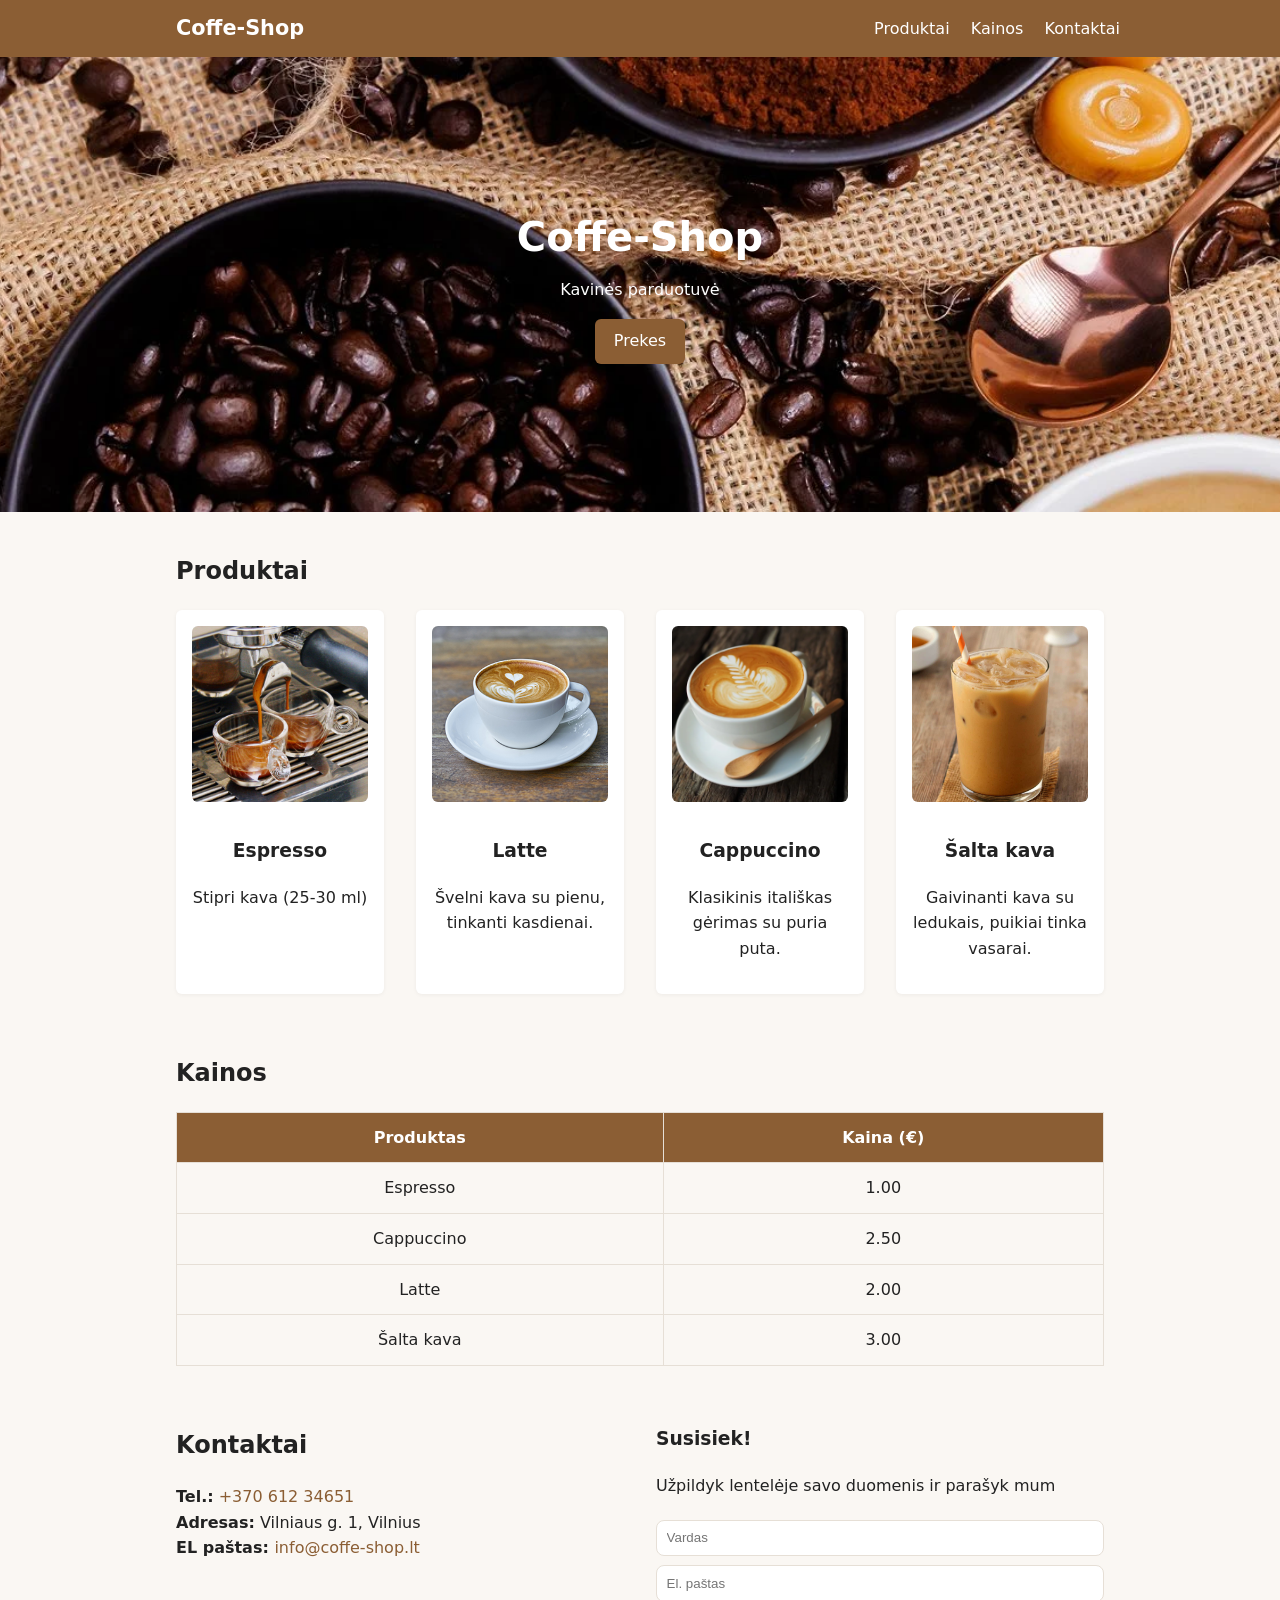
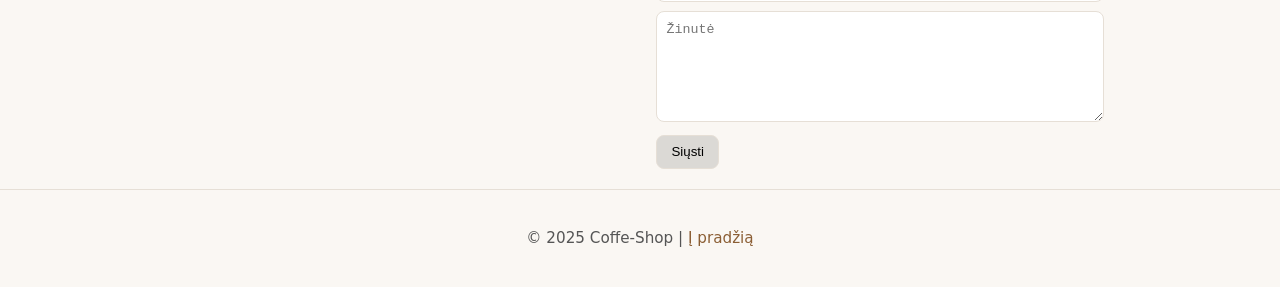
<file: 1 uzduotis/index.html>
<!DOCTYPE html>
<html lang="lt">
<head>
  <meta charset="UTF-8">
  <meta name="viewport" content="width=device-width, initial-scale=1.0">
  <title>Coffe-Shop</title>
  <link rel="stylesheet" href="styles.css">
</head>
<body>

  <!-- Headeris -->
  <header>
  <div class="wrap nav">
    <a class="brand" href="#virsus">Coffe-Shop</a>
    <nav>
      <a href="#produktai">Produktai</a>
      <a href="#kainos">Kainos</a>
      <a href="#kontaktai">Kontaktai</a>
    </nav>
  </div>
</header>

  <!-- Hero -->
  <main id="virsus">
  <section class="hero" style="--hero:url('img/hero.jpg')">
    <div class="wrap">
    <h1>Coffe-Shop</h1>
    <p>Kavinės parduotuvė</p>
    <a class="btn" href="#produktai">Prekes</a>
    </div>
  </section>


    <!-- Prekes -->
  <section id="produktai" class="wrap">
    <h2>Produktai</h2>
    <div class="grid cards">

    <article class="card">
      <img src="img/espresso.jpg" alt="espresso">
      <h3>Espresso</h3>
      <p>Stipri kava (25-30 ml)</p>
    </article>

    <article class="card">
      <img src="img/latte.jpg" alt="Latte">
      <h3>Latte</h3>
      <p>Švelni kava su pienu, tinkanti kasdienai.</p>
    </article>

    <article class="card">
      <img src="img/cappuccino.jpg" alt="Cappuccino">
      <h3>Cappuccino</h3>
      <p>Klasikinis itališkas gėrimas su puria puta.</p>
    </article>

    <article class="card">
      <img src="img/iced-coffee.jpg" alt="Šalta kava">
      <h3>Šalta kava</h3>
      <p>Gaivinanti kava su ledukais, puikiai tinka vasarai.</p>
    </article>
        </div>
      </section>


    <!-- Kainos -->
    <section id="kainos" class="wrap">
  <h2>Kainos</h2>
  <table class="tbl">
    <thead>
    <tr>
      <th>Produktas</th>
      <th>Kaina (€)</th>
    </tr>
    </thead>
    <tbody>
    <tr>
      <td>Espresso</td>
      <td>1.00</td>
    </tr>
    <tr>
      <td>Cappuccino</td>
      <td>2.50</td>
    </tr>
    <tr>
      <td>Latte</td>
      <td>2.00</td>
    </tr>
    <tr>
      <td>Šalta kava</td>
      <td>3.00</td>
    </tr>
    </tbody>
  </table>
</section>


    <!-- Kontaktai -->
    <section id="kontaktai" class="wrap grid cols-2">
      <div>
        <h2>Kontaktai</h2>
        <p>
          <strong>Tel.:</strong> <a href="tel:+37061234651">+370 612 34651</a><br>
          <strong>Adresas:</strong> Vilniaus g. 1, Vilnius<br>
          <strong>EL paštas: </strong><a href="mailto:info@coffe-shop.lt">info@coffe-shop.lt</a>
        </p>
      </div>


      <div>
        <h3>Susisiek!</h3>
        <p>Užpildyk lentelėje savo duomenis ir parašyk mum</p>
        <form>
          <input placeholder="Vardas" required>
          <input type="email" placeholder="El. paštas" required>
          <textarea rows="6" placeholder="Žinutė"></textarea>
          <button>Siųsti</button>
        </form>
      </div>
    </section>
  </main>

  <!-- Poraste -->
  <footer>
    <div class="wrap">© 2025 Coffe-Shop | <a href="#virsus">Į pradžią</a></div>
  </footer>
</body>
</html>
</file>
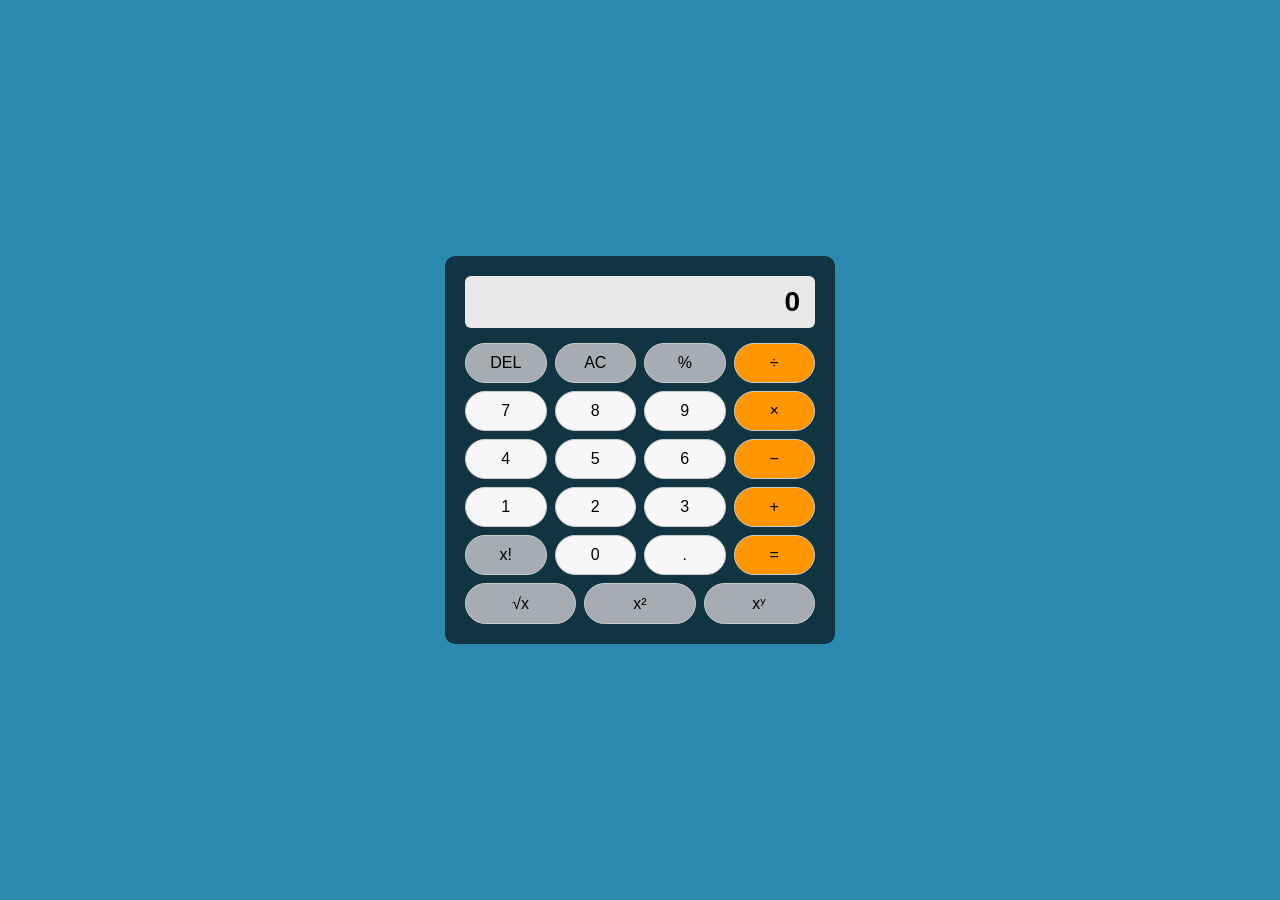
<file: 2uzduotis/index.html>
<!DOCTYPE html>
<html lang="lt">
<head>
  <meta charset="utf-8" />
  <meta name="viewport" content="width=device-width, initial-scale=1" />
  <title>Skaičiuotuvas</title>

  <link rel="stylesheet" href="style.css" />
</head>
<body>
  <main class="calculator" aria-label="Skaičiuotuvas">

    <!-- Ekranas -->
    <section class="display" aria-live="polite">
      <div id="result" class="display-result" aria-label="Rezultatas">0</div>
    </section>

    <!-- Mygtukai -->
<form class="keys" onsubmit="return false">
    <!-- DEL AC % ÷ -->
    <button type="button" class="key key-del" data-act="del">DEL</button>
    <button type="button" class="key key-ac" data-act="ac">AC</button>
    <button type="button" class="key key-fn" data-act="percent">%</button>
    <button type="button" class="key key-op" data-val="/">÷</button>

    <!-- 7 8 9 ÷ -->
    <button type="button" class="key" data-val="7">7</button>
    <button type="button" class="key" data-val="8">8</button>
    <button type="button" class="key" data-val="9">9</button>
    <button type="button" class="key key-op" data-val="*" aria-label="Daugyba">×</button>

    <!-- 4 5 6 × -->
    <button type="button" class="key" data-val="4">4</button>
    <button type="button" class="key" data-val="5">5</button>
    <button type="button" class="key" data-val="6">6</button>
     <button type="button" class="key key-op" data-val="-">−</button>

    <!-- 1 2 3 − -->
    <button type="button" class="key" data-val="1">1</button>
    <button type="button" class="key" data-val="2">2</button>
    <button type="button" class="key" data-val="3">3</button>
    <button type="button" class="key key-op" data-val="+">+</button>

    <!-- 0 . + = -->
    <button type="button" class="key key-fn" data-act="fact">x!</button>
    <button type="button" class="key key-zero" data-val="0">0</button>
    <button type="button" class="key" data-val=".">.</button>
    <button type="button" class="key key-eq" data-act="equals">=</button>

    <div class="bottom-row">
    <button type="button" class="key key-fn" data-act="sqrt">√x</button>
    <button type="button" class="key key-fn" data-act="sq">x²</button>
    <button type="button" class="key key-fn" data-act="pow">xʸ</button>

</form>
</main>
<script src="index.js" defer></script>
</body>
</html>
</file>
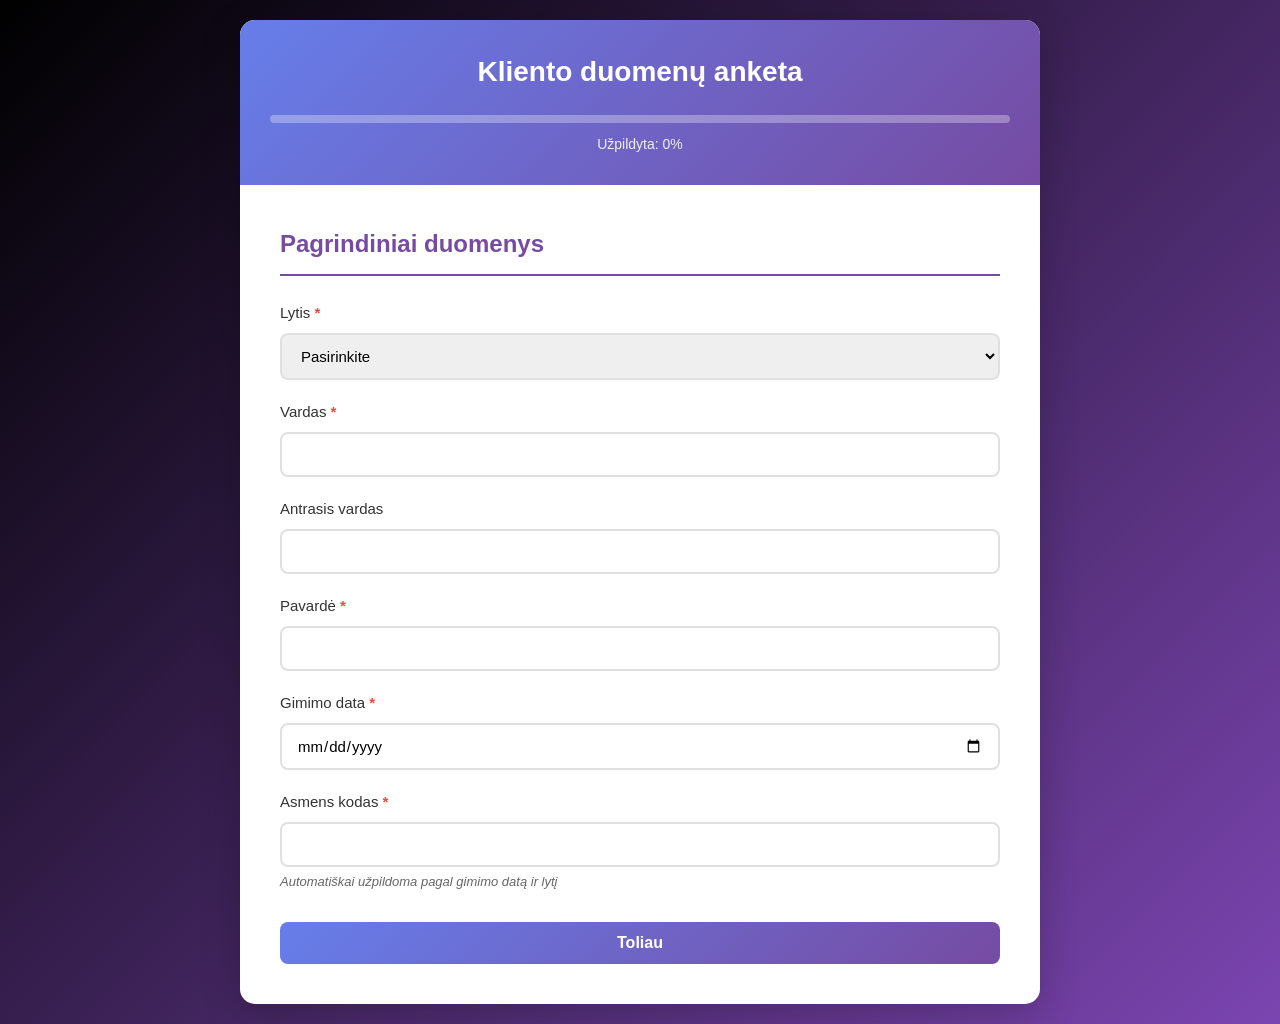
<file: 3uzduotis/index.html>
<!DOCTYPE html>
<html lang="lt">
<head>
    <meta charset="UTF-8">
    <meta name="viewport" content="width=device-width, initial-scale=1.0">
    <title>Kliento duomenų anketa</title>
    <link rel="stylesheet" href="stilius.css">
</head>
<body>
    <div class="container">
        <header>
            <h1>Kliento duomenų anketa</h1>
            <div class="progress-container">
                <div class="progress-bar" id="progressBar"></div>
            </div>
            <p class="progress-text" id="progressText">Užpildyta: 0%</p>
        </header>

        <main>
            <form id="anketaForm">
                <!-- Pagrindiniai duomenys -->
                <section class="form-section active" id="section1">
                    <h2>Pagrindiniai duomenys</h2>
                    
                    <div class="form-group">
                        <label for="lytis">Lytis <span class="required">*</span></label>
                        <select id="lytis" name="lytis" required>
                            <option value="">Pasirinkite</option>
                            <option value="vyras">Vyras</option>
                            <option value="moteris">Moteris</option>
                        </select>
                    </div>

                    <div class="form-group">
                        <label for="vardas">Vardas <span class="required">*</span></label>
                        <input type="text" id="vardas" name="vardas" required>
                    </div>

                    <div class="form-group">
                        <label for="antrasVardas">Antrasis vardas</label>
                        <input type="text" id="antrasVardas" name="antrasVardas">
                    </div>

                    <div class="form-group">
                        <label for="pavarde">Pavardė <span class="required">*</span></label>
                        <input type="text" id="pavarde" name="pavarde" required>
                    </div>

                    <div class="form-group">
                        <label for="gimimoData">Gimimo data <span class="required">*</span></label>
                        <input type="date" id="gimimoData" name="gimimoData" required>
                    </div>

                    <div class="form-group">
                        <label for="asmensKodas">Asmens kodas <span class="required">*</span></label>
                        <input type="text" id="asmensKodas" name="asmensKodas" maxlength="11" required>
                        <small class="hint">Automatiškai užpildoma pagal gimimo datą ir lytį</small>
                    </div>

                    <div class="button-group">
                        <button type="button" class="btn-next" onclick="nextSection(1)">Toliau</button>
                    </div>
                </section>

                <!-- Išsilavinimas -->
                <section class="form-section" id="section2">
                    <h2>Išsilavinimas</h2>

                    <div class="form-group">
                        <label for="issilavinimas">Išsilavinimas <span class="required">*</span></label>
                        <select id="issilavinimas" name="issilavinimas" required>
                            <option value="">Pasirinkite</option>
                            <option value="pagrindinis">Pagrindinis</option>
                            <option value="vidurinis">Vidurinis</option>
                            <option value="profesinis">Profesinis</option>
                            <option value="aukstasis-kolegijinis">Aukštasis kolegijinis</option>
                            <option value="aukstasis-universitetinis">Aukštasis universitetinis</option>
                        </select>
                    </div>

                    <div id="issimokslinimoDuomenys" class="conditional-group" style="display: none;">
                        <div class="form-group">
                            <label for="mokykla">Paskutinė baigta mokslo/studijų įstaiga <span class="required">*</span></label>
                            <input type="text" id="mokykla" name="mokykla">
                        </div>

                        <div class="form-group">
                            <label for="baigimoMetai">Baigimo metai <span class="required">*</span></label>
                            <input type="number" id="baigimoMetai" name="baigimoMetai" min="1950" max="2025">
                        </div>

                        <div class="form-group">
                            <label for="kvalifikacija">Kvalifikacija (specialybės pavadinimas) <span class="required">*</span></label>
                            <input type="text" id="kvalifikacija" name="kvalifikacija">
                        </div>

                        <div class="form-group" id="moksloLaipsnisGroup" style="display: none;">
                            <label for="moksloLaipsnis">Mokslo laipsnis <span class="required">*</span></label>
                            <select id="moksloLaipsnis" name="moksloLaipsnis">
                                <option value="">Pasirinkite</option>
                                <option value="profesinis-bakalauras">Profesinis bakalauras</option>
                                <option value="bakalauras">Bakalauras</option>
                                <option value="magistras">Magistras</option>
                                <option value="daktaras">Mokslų daktaras</option>
                            </select>
                        </div>
                    </div>

                    <div class="button-group">
                        <button type="button" class="btn-prev" onclick="prevSection(2)">Atgal</button>
                        <button type="button" class="btn-next" onclick="nextSection(2)">Toliau</button>
                    </div>
                </section>

                <!-- Kontaktiniai duomenys -->
                <section class="form-section" id="section3">
                    <h2>Kontaktiniai duomenys</h2>

                    <div class="form-group">
                        <label for="telefonas">Telefono numeris <span class="required">*</span></label>
                        <input type="tel" id="telefonas" name="telefonas" placeholder="+370 6XX XXXXX" required>
                        <small class="hint">Formatas: +370 6XX XXXXX</small>
                    </div>

                    <div class="form-group">
                        <label for="epastas">El. pašto adresas <span class="required">*</span></label>
                        <input type="email" id="epastas" name="epastas" required>
                    </div>

                    <div class="form-group">
                        <label for="adresas">Gyvenamoji vieta (adresas) <span class="required">*</span></label>
                        <textarea id="adresas" name="adresas" rows="3" required></textarea>
                    </div>

                    <div class="button-group">
                        <button type="button" class="btn-prev" onclick="prevSection(3)">Atgal</button>
                        <button type="button" class="btn-next" onclick="nextSection(3)">Toliau</button>
                    </div>
                </section>

                <!-- Šeiminė padėtis -->
                <section class="form-section" id="section4">
                    <h2>Šeiminė padėtis</h2>

                    <div class="form-group">
                        <label for="vedybinePadetis">Vedybinė padėtis <span class="required">*</span></label>
                        <select id="vedybinePadetis" name="vedybinePadetis" required>
                            <option value="">Pasirinkite</option>
                            <option value="nevedęs/netekėjusi">Nevedęs/Netekėjusi</option>
                            <option value="vedęs/ištekėjusi">Vedęs/Ištekėjusi</option>
                            <option value="išsiskyręs(-usi)">Išsiskyręs(-usi)</option>
                        </select>
                        <small class="hint" id="vedybineHint" style="display: none;">Santuokai leidžiamas amžius – 18 m., ribiniu atveju – nuo 16 m.</small>
                    </div>

                    <div id="sutuoktinioDuomenys" class="conditional-group" style="display: none;">
                        <div class="form-group">
                            <label for="sutuoktinioVardas">Sutuoktinio(-ės) vardas <span class="required">*</span></label>
                            <input type="text" id="sutuoktinioVardas" name="sutuoktinioVardas">
                        </div>

                        <div class="form-group">
                            <label for="sutuoktinioPavarde">Sutuoktinio(-ės) pavardė <span class="required">*</span></label>
                            <input type="text" id="sutuoktinioPavarde" name="sutuoktinioPavarde">
                        </div>
                    </div>

                    <div class="button-group">
                        <button type="button" class="btn-prev" onclick="prevSection(4)">Atgal</button>
                        <button type="button" class="btn-next" onclick="nextSection(4)">Toliau</button>
                    </div>
                </section>

                <!-- Profesinė veikla -->
                <section class="form-section" id="section5">
                    <h2>Profesinė veikla</h2>

                    <div class="form-group">
                        <label for="profPadetis">Profesinė padėtis <span class="required">*</span></label>
                        <select id="profPadetis" name="profPadetis" required>
                            <option value="">Pasirinkite</option>
                            <option value="studijuoja">Studijuoja</option>
                            <option value="dirba">Dirba</option>
                            <option value="nedirba">Nedirba</option>
                            <option value="motinystės/tėvystės atostogose">Motinystės/tėvystės atostogose</option>
                        </select>
                    </div>

                    <div id="studijuojaDuomenys" class="conditional-group" style="display: none;">
                        <div class="form-group">
                            <label for="studijuPakopa">Studijų pakopa <span class="required">*</span></label>
                            <select id="studijuPakopa" name="studijuPakopa">
                                <option value="">Pasirinkite</option>
                                <option value="bakalauras">Bakalauro studijos</option>
                                <option value="magistras">Magistro studijos</option>
                                <option value="daktaras">Doktorantūra</option>
                            </select>
                        </div>

                        <div class="form-group">
                            <label for="kursas">Kursas <span class="required">*</span></label>
                            <input type="number" id="kursas" name="kursas" min="1" max="6">
                        </div>

                        <div class="form-group">
                            <label for="studijuIstaiga">Studijų įstaiga <span class="required">*</span></label>
                            <input type="text" id="studijuIstaiga" name="studijuIstaiga">
                        </div>

                        <div class="form-group">
                            <label for="tiketiniBaigimoMetai">Tikėtini baigimo metai <span class="required">*</span></label>
                            <input type="number" id="tiketiniBaigimoMetai" name="tiketiniBaigimoMetai" min="2025" max="2035">
                        </div>
                    </div>

                    <div id="dirbaDuomenys" class="conditional-group" style="display: none;">
                        <div class="form-group">
                            <label for="darboIstaiga">Darbo įstaiga <span class="required">*</span></label>
                            <input type="text" id="darboIstaiga" name="darboIstaiga">
                        </div>

                        <div class="form-group">
                            <label for="pareigos">Pareigos <span class="required">*</span></label>
                            <input type="text" id="pareigos" name="pareigos">
                        </div>
                    </div>

                    <div id="nedirbaDuomenys" class="conditional-group" style="display: none;">
                        <div class="form-group">
                            <label for="nedarboPriezastis">Nedarbo priežastis <span class="required">*</span></label>
                            <textarea id="nedarboPriezastis" name="nedarboPriezastis" rows="3"></textarea>
                        </div>
                    </div>

                    <div id="atostogoseDuomenys" class="conditional-group" style="display: none;">
                        <div class="form-group">
                            <label for="atostoguPabaiga">Atostogų pabaiga <span class="required">*</span></label>
                            <input type="date" id="atostoguPabaiga" name="atostoguPabaiga">
                        </div>
                    </div>

                    <div class="form-group">
                        <label for="darboPatirtis">Darbo patirtis (metais) <span class="required">*</span></label>
                        <input type="number" id="darboPatirtis" name="darboPatirtis" min="0" max="60" required>
                    </div>

                    <div class="form-group">
                        <label for="darboSritis">Darbo sritis <span class="required">*</span></label>
                        <select id="darboSritis" name="darboSritis" required>
                            <option value="">Pasirinkite</option>
                            <option value="teisė">Teisė</option>
                            <option value="viešasis sektorius">Viešasis sektorius</option>
                            <option value="sveikatos apsauga">Sveikatos apsauga</option>
                            <option value="farmacija">Farmacija</option>
                            <option value="pramonė / gamyba">Pramonė / gamyba</option>
                            <option value="IT">IT</option>
                            <option value="prekyba">Prekyba</option>
                            <option value="krašto apsauga">Krašto apsauga</option>
                            <option value="vidaus reikalų sistema">Vidaus reikalų sistema</option>
                            <option value="klientų aptarnavimas ir paslaugos">Klientų aptarnavimas ir paslaugos</option>
                            <option value="transportas">Transportas</option>
                            <option value="kultūra ir pramogos">Kultūra ir pramogos</option>
                            <option value="švietimas / studijos">Švietimas / studijos</option>
                        </select>
                    </div>

                    <div class="button-group">
                        <button type="button" class="btn-prev" onclick="prevSection(5)">Atgal</button>
                        <button type="button" class="btn-submit" onclick="submitForm()">Pateikti</button>
                    </div>
                </section>
            </form>

            <div id="rezultatai" style="display: none;">
                <h2>Anketos duomenys</h2>
                <div id="rezultatuTurinys"></div>
                <button type="button" class="btn-next" onclick="resetForm()">Užpildyti naują anketą</button>
            </div>
        </main>
    </div>

    <script src="skriptai.js"></script>
</body>
</html>
</file>
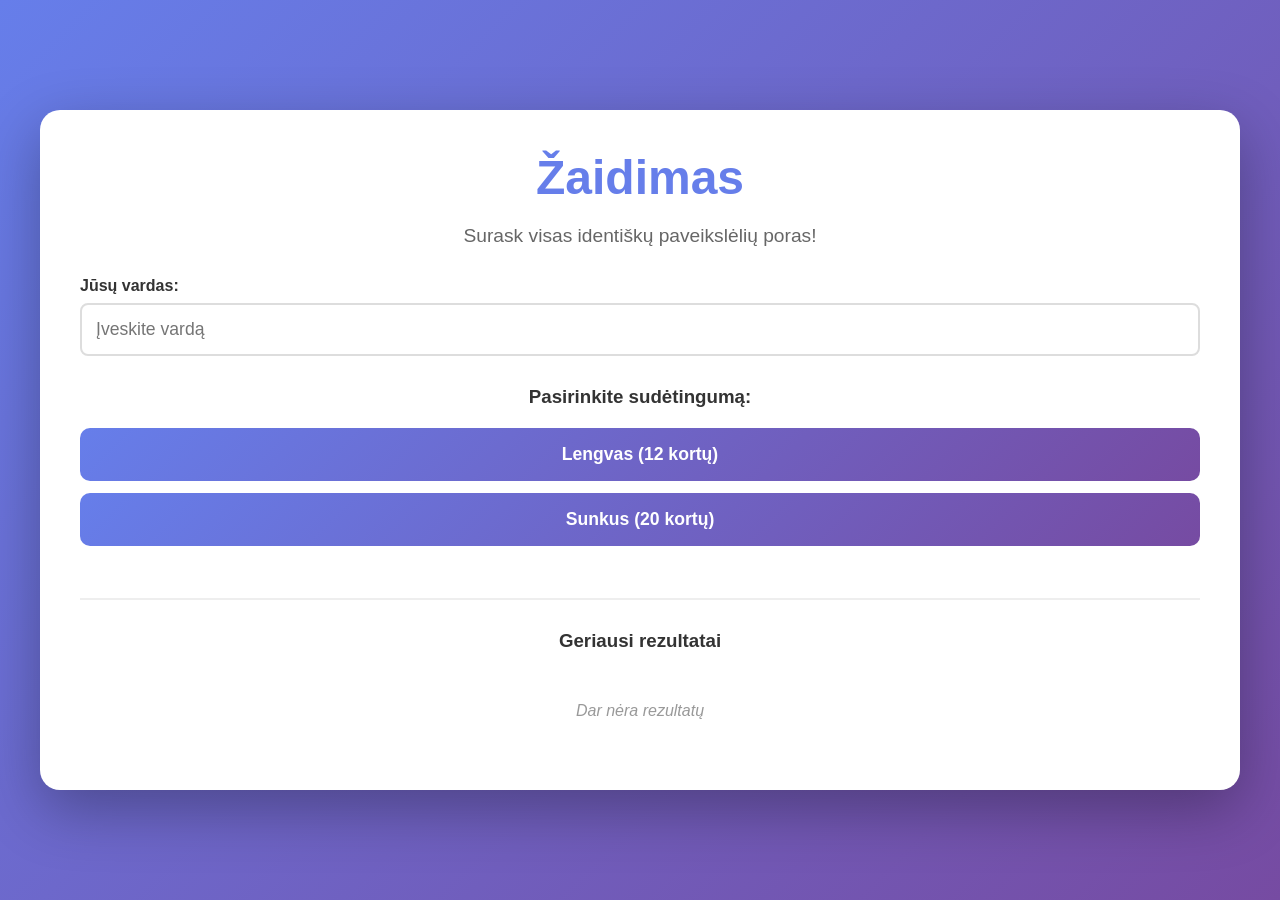
<file: 4uzduotis/index.html>
<!DOCTYPE html>
<html lang="lt">
<head>
    <meta charset="UTF-8">
    <meta name="viewport" content="width=device-width, initial-scale=1.0">
    <title>Atminties Žaidimas</title>
    <link rel="stylesheet" href="styles.css">
</head>
<body>
    <div class="container">
        <!-- Pradžios ekranas -->
        <div id="startScreen" class="screen active">
            <h1>Žaidimas</h1>
            <p class="subtitle">Surask visas identiškų paveikslėlių poras!</p>
            <div class="input-group">
                <label for="playerName">Jūsų vardas:</label>
                <input type="text" id="playerName" placeholder="Įveskite vardą" maxlength="20">
            </div>
            <div class="difficulty-selection">
                <h3>Pasirinkite sudėtingumą:</h3>
                <button class="btn btn-primary" onclick="startGame('easy')">
                    Lengvas (12 kortų)
                </button>
                <button class="btn btn-primary" onclick="startGame('hard')">
                    Sunkus (20 kortų)
                </button>
            </div>
            <div class="leaderboard">
                <h3>Geriausi rezultatai</h3>
                <div id="leaderboardContent">
                    <p class="no-results">Dar nėra rezultatų</p>
                </div>
            </div>
        </div>

        <!-- Zaidimo ekranas -->
        <div id="gameScreen" class="screen">
            <div class="game-header">
                <div class="game-info">
                    <div class="info-item">
                        <span class="label">Žaidėjas:</span>
                        <span id="currentPlayer" class="value">-</span>
                    </div>
                    <div class="info-item">
                        <span class="label">Lygis:</span>
                        <span id="currentDifficulty" class="value">-</span>
                    </div>
                </div>
                <div class="game-stats">
                    <div class="stat">
                        <span class="stat-label">Ėjimai:</span>
                        <span id="moves" class="stat-value">0</span>
                    </div>
                    <div class="stat">
                        <span class="stat-label">Poros:</span>
                        <span id="pairs" class="stat-value">0/0</span>
                    </div>
                    <div class="stat">
                        <span class="stat-label">Laikas:</span>
                        <span id="timer" class="stat-value">00:00</span>
                    </div>
                </div>
                <button class="btn btn-secondary" onclick="quitGame()">Baigti žaidimą</button>
            </div>
            <div id="gameBoard" class="game-board"></div>
        </div>

        <!-- Pergalės ekranas -->
        <div id="winScreen" class="screen">
            <h1>Sveikiname!</h1>
            <div class="win-stats">
                <p>Jūs radote visas poras!</p>
                <div class="final-stats">
                    <div class="final-stat">
                        <span class="label">Ėjimai:</span>
                        <span id="finalMoves" class="value">-</span>
                    </div>
                    <div class="final-stat">
                        <span class="label">Laikas:</span>
                        <span id="finalTime" class="value">-</span>
                    </div>
                    <div class="final-stat">
                        <span class="label">Įvertinimas:</span>
                        <span id="rating" class="value rating">-</span>
                    </div>
                </div>
            </div>
            <div class="win-actions">
                <button class="btn btn-primary" onclick="showStartScreen()">Grįžti į pradžią</button>
                <button class="btn btn-secondary" onclick="restartGame()">Žaisti dar kartą</button>
            </div>
        </div>
    </div>

    <script src="script.js"></script>
</body>
</html>
</file>
<file: 1 uzduotis/styles.css>
/* =========================
   Bazė ir kintamieji
   ========================= */
:root {
  --bg:#faf7f3;
  --ink:#222;
  --brand:#8b5e34;
  --line:#e6dfd6;
}

* { box-sizing: border-box; }
html { scroll-behavior: smooth; }
body {
  margin: 0;
  font-family: system-ui, Segoe UI, Roboto, Arial, sans-serif;
  line-height: 1.6;
  background: var(--bg);
  color: var(--ink);
}

a { color: var(--brand); text-decoration: none; }
a:hover { text-decoration: underline; }

/* =========================
   Layout
   ========================= */
.wrap {
  max-width: 960px;
  margin: 0 auto;
  padding: 1.25rem 1rem;
}

header {
  background: var(--brand);
  position: sticky;
  top: 0;
  z-index: 10;
}

.nav {
  display: flex;
  justify-content: space-between;
  align-items: center;
  padding: .75rem 0;              /* buvo 30rem – per didelis */
  background: var(--brand);
}
.nav a { color: #fff; margin-left: 1rem; }
.brand { font-weight: 700; font-size: 1.3rem; color: #fff; }

/* =========================
   Hero
   ========================= */
.hero {
  background: var(--hero) center 60% / cover no-repeat;
  color: #fff;
  text-align: center;
  padding: 8rem 1rem;
}
.hero h1 { margin: 0; font-size: 2.5rem; }
.hero p { margin: .5rem 0 1rem; }
.btn {
  display: inline-block;
  background: var(--brand);
  color: #fff;
  padding: .6rem 1.2rem;
  border-radius: 6px;
  text-decoration: none;
  border: 0;
}
.btn:hover { filter: brightness(.9); }

/* =========================
   Grid / Cards
   ========================= */
.grid { display: grid; gap: 2rem; }
.cards { grid-template-columns: repeat(auto-fit, minmax(200px, 1fr)); }

.card {
  background: #fff;
  border-radius: 6px;
  padding: 1rem;
  text-align: center;
  box-shadow: 0 1px 4px rgba(0,0,0,.05);
}
.card img {
  max-width: 100%;
  height: auto;
  border-radius: 6px;
  margin-bottom: .5rem;
}

@media (min-width: 760px) {
  .grid.cols-2 { grid-template-columns: 1fr 1fr; }
}

/* =========================
   Kainų lentele
   ========================= */
.tbl {
  width: 100%;
  border-collapse: collapse;
  margin-top: 1rem;
}
.tbl th, .tbl td {
  border: 1px solid var(--line);
  padding: .75rem;
  text-align: center;
}
.tbl th {
  background: var(--brand);
  color: #fff;
}

/* =========================
   Kontaktai
   ========================= */
form input, form textarea {
       width:100%;
       padding:.6rem;
       margin:.3rem 0;
       border:1px solid var(--line);
       border-radius:8px

}

form button {
        padding:.55rem .9rem;
        border:1px solid var(--line);
        border-radius:8px;
        background:#5350502f

}

/* =========================
   Footer
   ========================= */

footer {
      border-top:1px solid var(--line);
      text-align:center;
      padding:1rem 0;
      font-size:.95rem;
      color:#555
}
</file>
<file: 2uzduotis/style.css>
body {
  font-family: Tahoma, sans-serif;
  background: #2b8aaf;
  display: flex;
  justify-content: center;
  align-items: center;
  min-height: 100vh;
  margin: 0;
}
.calculator {
  background: rgba(0, 0, 0, 0.623);
  padding: 20px;
  border-radius: 10px;
  width: 90vw;
  max-width: 350px;
}

/* Ekranas */
.display {
  background: #e9e9e9;
  padding: 10px;
  border-radius: 6px;
  margin-bottom: 15px;
}

.display-result {
  text-align: right;
  font-size: clamp(18px, 5vw, 28px);
  font-weight: bold;
  min-height: 30px;
  padding-right: 5px;
}

/* Mygtuku tinklelis */
.keys {
  display: grid;
  grid-template-columns: repeat(4, 1fr);
  gap: 8px;
}

.bottom-row{
  grid-column: span 4;
  display: grid;
  grid-template-columns: repeat(3, 1fr);
  gap: 8px;
}

/* Mygtukai */
.key {
  padding: 10px;
  font-size: 1rem;
  border: 1px solid #ccc;
  background: #f7f7f7;
  cursor: pointer;
  border-radius: 50px;
}

.key:hover {
  background: #e0e0e0;
}

.key-eq {
  background: #ff9500;
}

.key-eq:hover {
  background: #e08900;
}

.key-ac {
  background: #a6acb1;
}

.key-ac:hover {
  background: #6a6e72;
}

.key-del {
  background: #a6acb1;
}

.key-del:hover {
  background: #6a6e72;
}

.key-op {
  background: #ff9500;
}

.key-op:hover
{
  background: #e08900;
}
.key-fn {
  background: #a6acb1;
}

.key-fn:hover
{
  background: #6a6e72;
}
</file>
<file: 3uzduotis/stilius.css>
/* Bendri stiliai */
* {
    margin: 0;
    padding: 0;
    box-sizing: border-box;
}

body {
    font-family: 'Segoe UI', Tahoma, Geneva, Verdana, sans-serif;
    background: linear-gradient(135deg, #000000 0%, #7b45b1 100%);
    min-height: 100vh;
    padding: 20px;
    line-height: 1.6;
}

.container {
    max-width: 800px;
    margin: 0 auto;
    background: white;
    border-radius: 15px;
    box-shadow: 0 10px 40px rgba(0, 0, 0, 0.2);
    overflow: hidden;
}

/* Antraštė */
header {
    background: linear-gradient(135deg, #667eea 0%, #764ba2 100%);
    color: white;
    padding: 30px;
    text-align: center;
}

header h1 {
    font-size: 28px;
    margin-bottom: 20px;
    font-weight: 600;
}

/* Progreso juosta */
.progress-container {
    width: 100%;
    height: 8px;
    background: rgba(255, 255, 255, 0.3);
    border-radius: 10px;
    overflow: hidden;
    margin-bottom: 10px;
}

.progress-bar {
    height: 100%;
    background: #4CAF50;
    width: 0%;
    transition: width 0.4s ease;
    border-radius: 10px;
}

.progress-text {
    font-size: 14px;
    margin-top: 8px;
    opacity: 0.9;
}

/* Pagrindinis turinys */
main {
    padding: 40px;
}

/* Formos sekcijos */
.form-section {
    display: none;
    animation: fadeIn 0.4s ease;
}

.form-section.active {
    display: block;
}

@keyframes fadeIn {
    from {
        opacity: 0;
        transform: translateY(20px);
    }
    to {
        opacity: 1;
        transform: translateY(0);
    }
}

.form-section h2 {
    color: #764ba2;
    margin-bottom: 25px;
    font-size: 24px;
    border-bottom: 2px solid #764ba2;
    padding-bottom: 10px;
}

/* Formos grupės */
.form-group {
    margin-bottom: 20px;
}

.form-group label {
    display: block;
    margin-bottom: 8px;
    color: #333;
    font-weight: 500;
    font-size: 15px;
}

.required {
    color: #e74c3c;
    font-weight: bold;
}

.form-group input[type="text"],
.form-group input[type="email"],
.form-group input[type="tel"],
.form-group input[type="date"],
.form-group input[type="number"],
.form-group select,
.form-group textarea {
    width: 100%;
    padding: 12px 15px;
    border: 2px solid #e0e0e0;
    border-radius: 8px;
    font-size: 15px;
    transition: all 0.3s ease;
    font-family: inherit;
}

.form-group input:focus,
.form-group select:focus,
.form-group textarea:focus {
    outline: none;
    border-color: #667eea;
    box-shadow: 0 0 0 3px rgba(102, 126, 234, 0.1);
}

.form-group textarea {
    resize: vertical;
}

.hint {
    display: block;
    margin-top: 5px;
    font-size: 13px;
    color: #666;
    font-style: italic;
}

/* Sąlyginės grupės */
.conditional-group {
    margin-top: 20px;
    padding: 20px;
    background: #f8f9fa;
    border-radius: 8px;
    border-left: 4px solid #667eea;
}

/* Mygtukai */
.button-group {
    display: flex;
    gap: 15px;
    margin-top: 30px;
    flex-wrap: wrap;
}

button {
    padding: 12px 30px;
    border: none;
    border-radius: 8px;
    font-size: 16px;
    font-weight: 600;
    cursor: pointer;
    transition: all 0.3s ease;
    flex: 1;
    min-width: 120px;
}

.btn-next,
.btn-submit {
    background: linear-gradient(135deg, #667eea 0%, #764ba2 100%);
    color: white;
}

.btn-next:hover,
.btn-submit:hover {
    transform: translateY(-2px);
    box-shadow: 0 5px 15px rgba(102, 126, 234, 0.4);
}

.btn-prev {
    background: #6c757d;
    color: white;
}

.btn-prev:hover {
    background: #5a6268;
    transform: translateY(-2px);
    box-shadow: 0 5px 15px rgba(108, 117, 125, 0.4);
}

button:disabled {
    opacity: 0.6;
    cursor: not-allowed;
}

button:disabled:hover {
    transform: none;
    box-shadow: none;
}

/* Rezultatų sekcija */
#rezultatai {
    animation: fadeIn 0.4s ease;
}

#rezultatai h2 {
    color: #667eea;
    margin-bottom: 25px;
    font-size: 24px;
}

#rezultatuTurinys {
    background: #f8f9fa;
    padding: 25px;
    border-radius: 8px;
    margin-bottom: 25px;
}

.duomenu-kategorija {
    margin-bottom: 25px;
    padding-bottom: 20px;
    border-bottom: 1px solid #dee2e6;
}

.duomenu-kategorija:last-child {
    border-bottom: none;
    padding-bottom: 0;
    margin-bottom: 0;
}

.duomenu-kategorija h3 {
    color: #52168d;
    margin-bottom: 15px;
    font-size: 18px;
}

.duomenu-eilute {
    display: grid;
    grid-template-columns: 200px 1fr;
    gap: 10px;
    margin-bottom: 10px;
    padding: 8px 0;
}

.duomenu-pavadinimas {
    font-weight: 600;
    color: #495057;
}

.duomenu-reiksme {
    color: #212529;
}

/* Klaidos pranešimai */
.error {
    border-color: #e74c3c !important;
}

.error-message {
    color: #e74c3c;
    font-size: 13px;
    margin-top: 5px;
    display: block;
}

/* Responsive dizainas mažiems ekranams */
@media (max-width: 768px) {
    body {
        padding: 10px;
    }

    .container {
        border-radius: 10px;
    }

    header {
        padding: 20px;
    }

    header h1 {
        font-size: 22px;
    }

    main {
        padding: 25px;
    }

    .form-section h2 {
        font-size: 20px;
    }

    .button-group {
        flex-direction: column;
    }

    button {
        width: 100%;
    }

    .duomenu-eilute {
        grid-template-columns: 1fr;
        gap: 5px;
    }

    .duomenu-pavadinimas {
        font-size: 14px;
    }
}

@media (max-width: 480px) {
    header h1 {
        font-size: 20px;
    }

    main {
        padding: 20px;
    }

    .form-section h2 {
        font-size: 18px;
    }

    .form-group input,
    .form-group select,
    .form-group textarea {
        padding: 10px 12px;
        font-size: 14px;
    }

    button {
        padding: 10px 20px;
        font-size: 14px;
    }

    .conditional-group {
        padding: 15px;
    }
}

/* Animacijos */
@keyframes shake {
    0%, 100% { transform: translateX(0); }
    25% { transform: translateX(-10px); }
    75% { transform: translateX(10px); }
}

.shake {
    animation: shake 0.4s ease;
}

/* Printing stiliai */
@media print {
    body {
        background: white;
        padding: 0;
    }

    .container {
        box-shadow: none;
        max-width: 100%;
    }

    header {
        background: none;
        color: black;
    }

    .progress-container,
    .progress-text,
    button {
        display: none !important;
    }

    .form-section {
        display: block !important;
        page-break-inside: avoid;
    }
}
</file>
<file: 4uzduotis/styles.css>
* {
  margin: 0;
  padding: 0;
  box-sizing: border-box;
}

body {
  font-family: 'Segoe UI', Tahoma, Geneva, Verdana, sans-serif;
  background: linear-gradient(135deg, #667eea 0%, #764ba2 100%);
  min-height: 100vh;
  display: flex;
  justify-content: center;
  align-items: center;
  padding: 20px;
}

.container {
  width: 100%;
  max-width: 1200px;
}

/* Ekranų valdymas */
.screen {
  display: none;
  background: white;
  border-radius: 20px;
  padding: 40px;
  box-shadow: 0 20px 60px rgba(0, 0, 0, 0.3);
}

.screen.active {
  display: block;
}

/* Headeriai */
#startScreen h1,
#winScreen h1 {
  text-align: center;
  color: #667eea;
  font-size: 3em;
  margin-bottom: 20px;
}

.subtitle {
  text-align: center;
  color: #666;
  font-size: 1.2em;
  margin-bottom: 30px;
}

/* Forma */
.input-group {
  margin-bottom: 30px;
}

.input-group label {
  display: block;
  margin-bottom: 8px;
  color: #333;
  font-weight: 600;
}

.input-group input {
  width: 100%;
  padding: 14px;
  font-size: 1.1em;
  border: 2px solid #ddd;
  border-radius: 8px;
}

.input-group input:focus {
  outline: none;
  border-color: #667eea;
}

/* levelio pasirinkimas */
.difficulty-selection {
  margin-bottom: 40px;
}

.difficulty-selection h3 {
  text-align: center;
  color: #333;
  margin-bottom: 20px;
}

/* Mygtukai */
.btn {
  width: 100%;
  padding: 16px;
  font-size: 1.1em;
  border: none;
  border-radius: 10px;
  cursor: pointer;
  font-weight: 600;
  margin-bottom: 12px;
  transition: transform 0.2s;
}

.btn:hover {
  transform: translateY(-2px);
}

.btn-primary {
  background: linear-gradient(135deg, #667eea 0%, #764ba2 100%);
  color: white;
}

.btn-secondary {
  background: #f5f5f5;
  color: #333;
  border: 2px solid #ddd;
}

/*  Leaderboard */
.leaderboard {
  margin-top: 40px;
  padding-top: 30px;
  border-top: 2px solid #eee;
}

.leaderboard h3 {
  text-align: center;
  color: #333;
  margin-bottom: 20px;
}

#leaderboardContent {
  max-height: 320px;
  overflow-y: auto;
}

.leaderboard-item {
  padding: 16px;
  margin-bottom: 12px;
  background: #f9f9f9;
  border-radius: 10px;
  border-left: 5px solid #ddd;
}

.leaderboard-item.gold {
  border-left-color: #ffd700;
  background: #fffbea;
}

.leaderboard-item.silver {
  border-left-color: #c0c0c0;
}

.leaderboard-item.bronze {
  border-left-color: #cd7f32;
}

.no-results {
  text-align: center;
  color: #999;
  padding: 30px;
  font-style: italic;
}

/* Zaidimo header */
.game-header {
  margin-bottom: 30px;
}

.game-info {
  display: flex;
  justify-content: space-between;
  padding: 18px;
  background: #f9f9f9;
  border-radius: 12px;
  margin-bottom: 20px;
}

.info-item {
  display: flex;
  gap: 10px;
}

.info-item .label {
  color: #666;
  font-weight: 600;
}

.info-item .value {
  color: #333;
  font-weight: 700;
  font-size: 1.2em;
}

/* Statistika */
.game-stats {
  display: flex;
  gap: 15px;
  margin-bottom: 25px;
}

.stat {
  flex: 1;
  text-align: center;
  padding: 18px;
  background: linear-gradient(135deg, #667eea 0%, #764ba2 100%);
  border-radius: 12px;
  color: white;
}

.stat-label {
  display: block;
  font-size: 0.95em;
  margin-bottom: 8px;
}

.stat-value {
  display: block;
  font-size: 1.8em;
  font-weight: 700;
}

/* Žaidimo lenta */
.game-board {
  display: grid;
  gap: 15px;
  padding: 20px;
  background: #f9f9f9;
  border-radius: 15px;
}

.game-board.easy {
  grid-template-columns: repeat(4, 1fr);
}

.game-board.hard {
  grid-template-columns: repeat(5, 1fr);
}

/* Kortelės */
.card {
  aspect-ratio: 1;
  position: relative;
  cursor: pointer;
  transform-style: preserve-3d;
  transition: transform 0.6s;
}

.card:hover:not(.matched) {
  transform: scale(1.05);
}

.card.flipped {
  transform: rotateY(180deg);
  pointer-events: none;
}

.card.matched {
  opacity: 0.5;
  pointer-events: none;
}

.card-front,
.card-back {
  position: absolute;
  width: 100%;
  height: 100%;
  display: flex;
  align-items: center;
  justify-content: center;
  border-radius: 15px;
  backface-visibility: hidden;
  box-shadow: 0 4px 12px rgba(0, 0, 0, 0.15);
}

.card-front {
  background: linear-gradient(135deg, #667eea 0%, #764ba2 100%);
  color: white;
  font-size: 4em;
}

.card-back {
  background: white;
  border: 4px solid #667eea;
  transform: rotateY(180deg);
  font-size: 3em;
}

/* Win ekranas */
#winScreen {
  text-align: center;
}

.win-stats {
  margin-bottom: 40px;
}

.win-stats > p {
  font-size: 1.4em;
  color: #666;
  margin-bottom: 35px;
}

.final-stats {
  display: flex;
  justify-content: center;
  gap: 25px;
  flex-wrap: wrap;
}

.final-stat {
  padding: 25px;
  background: #f9f9f9;
  border-radius: 15px;
  min-width: 180px;
}

.final-stat .label {
  display: block;
  color: #666;
  margin-bottom: 10px;
  font-weight: 600;
}

.final-stat .value {
  display: block;
  color: #333;
  font-size: 2em;
  font-weight: 700;
}

.final-stat .value.rating {
  font-size: 1.4em;
}

.win-actions {
  display: flex;
  gap: 20px;
  max-width: 600px;
  margin: 0 auto;
}

.win-actions .btn {
  flex: 1;
  margin-bottom: 0;
}

/* Responsive */
@media (max-width: 768px) {
  .screen {
    padding: 25px;
  }

  #startScreen h1,
  #winScreen h1 {
    font-size: 2.2em;
  }

  .game-board {
    gap: 12px;
  }

  .game-board.easy {
    grid-template-columns: repeat(3, 1fr);
  }

  .game-board.hard {
    grid-template-columns: repeat(4, 1fr);
  }

  .card-front {
    font-size: 3em;
  }

  .card-back {
    font-size: 2.2em;
  }

  .game-stats {
    flex-wrap: wrap;
  }

  .game-info {
    flex-direction: column;
    gap: 12px;
  }

  .win-actions,
  .final-stats {
    flex-direction: column;
  }

  .final-stat {
    width: 100%;
    max-width: 300px;
  }
}

@media (max-width: 480px) {
  .screen {
    padding: 20px;
  }

  #startScreen h1,
  #winScreen h1 {
    font-size: 1.8em;
  }

  .game-board {
    gap: 8px;
    padding: 10px;
  }

  .card-front {
    font-size: 2.5em;
  }

  .card-back {
    font-size: 1.8em;
  }

  .stat-value {
    font-size: 1.4em;
  }
}
</file>
